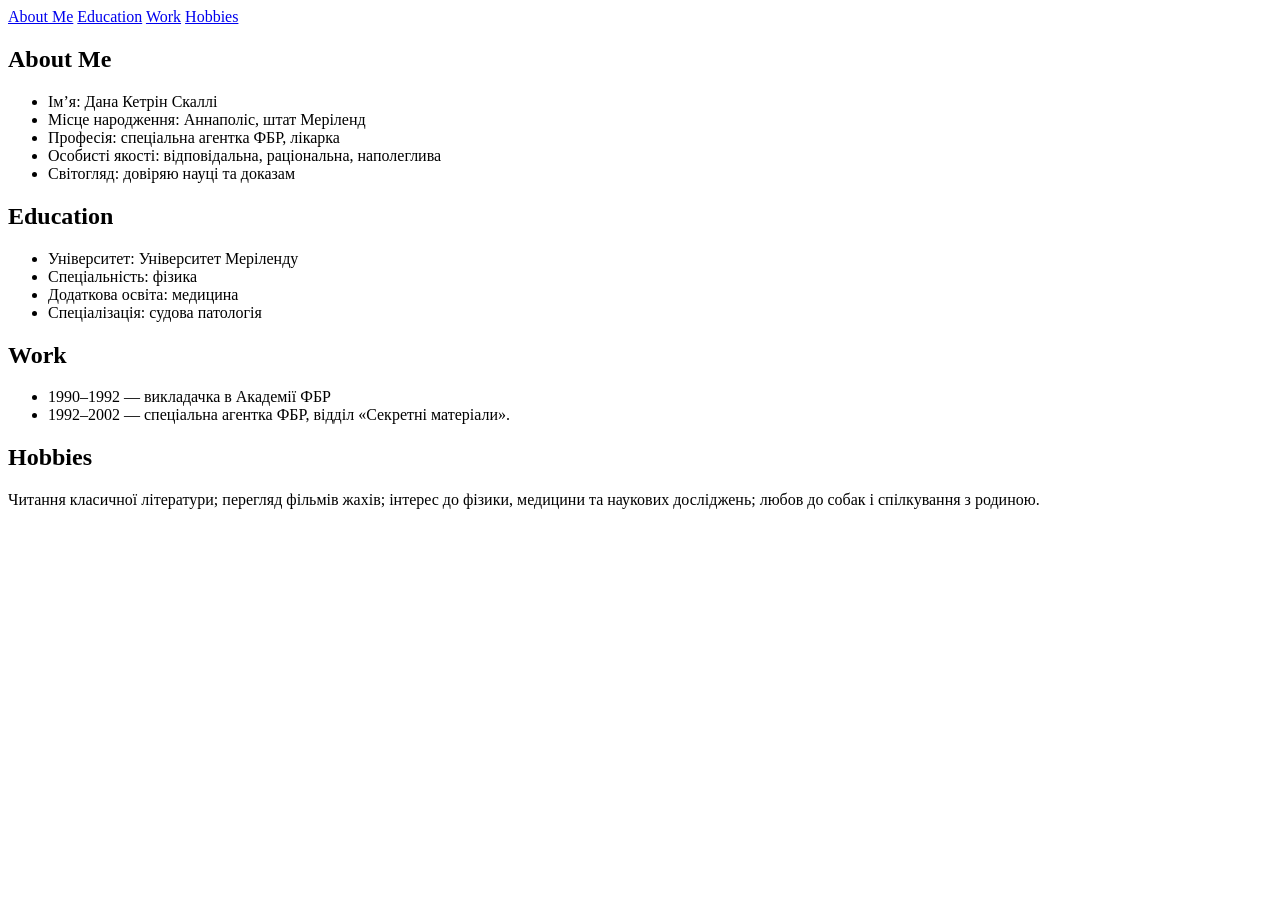
<file: index.html>
<!DOCTYPE html>
<html lang="uk">
<head>
    <meta charset="UTF-8">
    <meta name="viewport" content="width=device-width, initial-scale=1.0">
    <title>Dana Scully</title>
</head>
<body>
    <nav>
        <a href="#about">About Me</a>
        <a href="#education">Education</a>
        <a href="#work">Work</a>
        <a href="#hobbies">Hobbies</a>
    </nav>    

    <main>
        <article>
            <h2 id="about">About Me</h2>
            <section>
               <ul>
               <li>Ім’я: Дана Кетрін Скаллі</li>
               <li>Місце народження: Аннаполіс, штат Меріленд</li>
               <li>Професія: спеціальна агентка ФБР, лікарка</li>
               <li>Особисті якості: відповідальна, раціональна, наполеглива</li>
               <li>Світогляд: довіряю науці та доказам</li>
            </ul>    
            </section>
        </article>
        <article>
            <h2 id="education">Education</h2>
            <section>
                <ul>
                    <li>Університет: Університет Меріленду</li>
                    <li>Спеціальність: фізика</li>
                    <li>Додаткова освіта: медицина</li>
                    <li>Спеціалізація: судова патологія</li>
                </ul>
            </section>
        </article>
        <article>
            <h2 id="work">Work</h2>
            <section>
                <ul>
                    <li>1990–1992 — викладачка в Академії ФБР</li>
                    <li>1992–2002 — спеціальна агентка ФБР, відділ «Секретні матеріали».</li>
                </ul>
            </section>
        </article>
        <article>
            <h2 id="hobbies">Hobbies</h2>
            <section>
               <p>Читання класичної літератури; перегляд фільмів жахів; інтерес до фізики, медицини та наукових досліджень; любов до собак і спілкування з родиною.</p>
            </section>
        </article>
    </main>
</body>
</html>
</file>
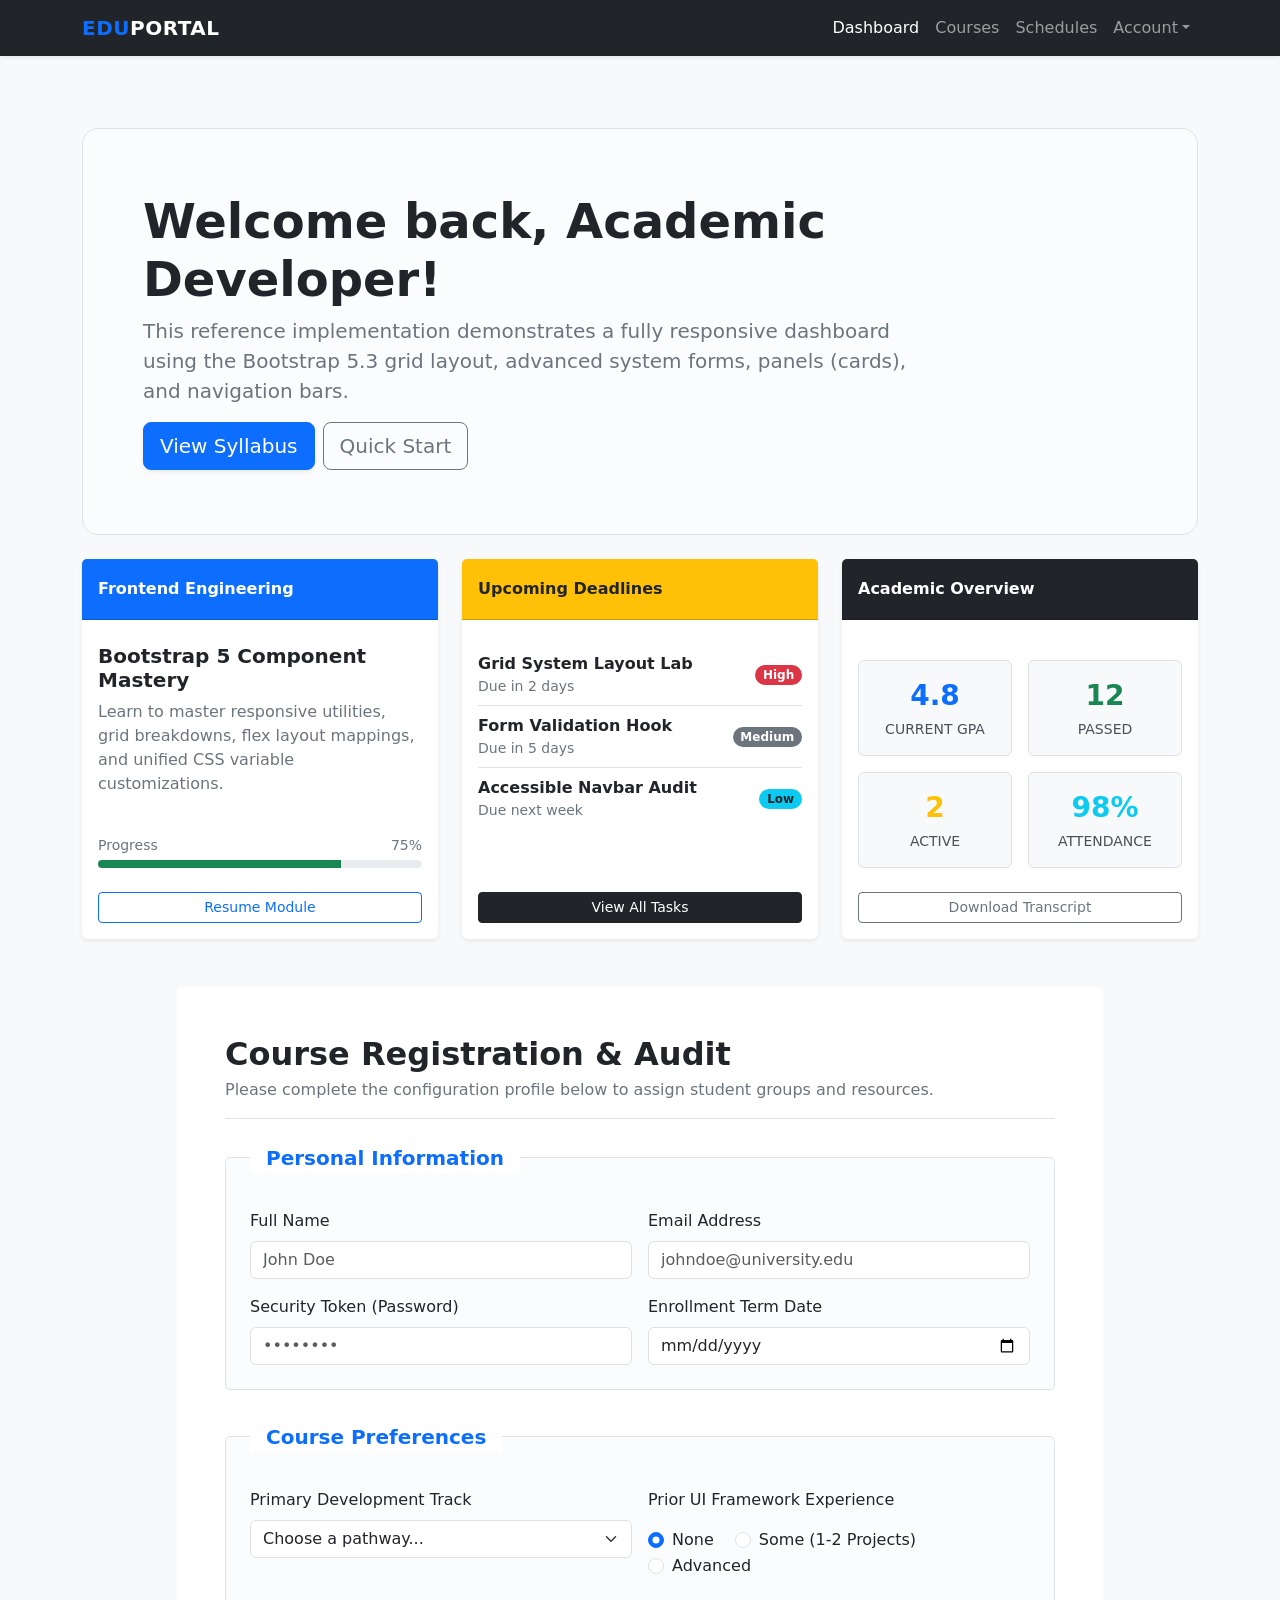
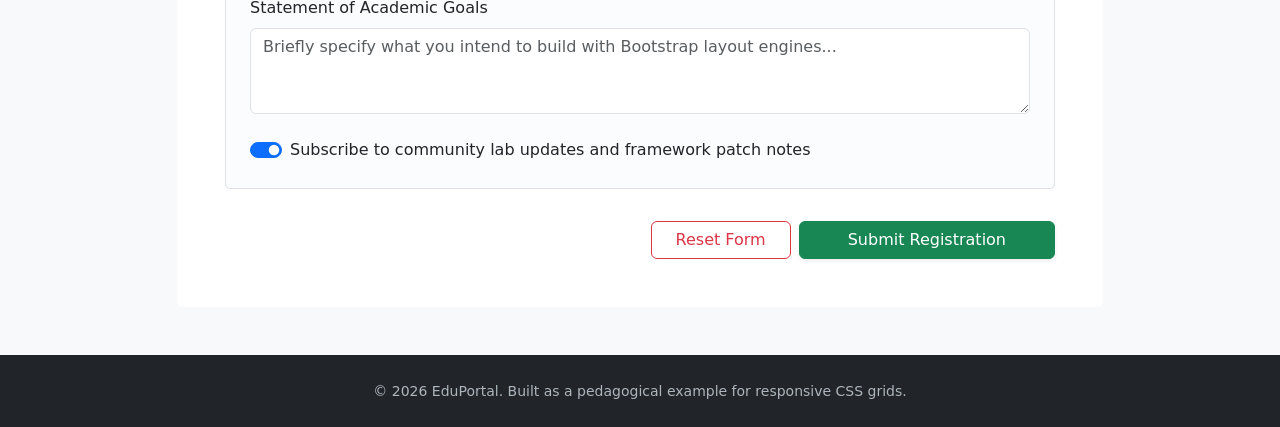
<file: bootstrap/index.html>
<!DOCTYPE html>
<html lang="en">
<head>
  <meta charset="UTF-8">
  <meta name="viewport" content="width=device-width, initial-scale=1.0">
  <title>EduPortal — Dashboard</title>
  <!-- Сначала Bootstrap, затем наши небольшие изменения. -->
  <link href="https://cdn.jsdelivr.net/npm/bootstrap@5.3.8/dist/css/bootstrap.min.css" rel="stylesheet">
  <link href="style.css" rel="stylesheet">
</head>
<body>
  <!-- Шапка. На узком экране ссылки скрываются за кнопкой меню. -->
  <nav class="navbar navbar-expand-md bg-dark shadow-sm" data-bs-theme="dark">
    <div class="container">
      <a class="navbar-brand fw-bold" href="#dashboard"><span class="text-primary">EDU</span>PORTAL</a>
      <button class="navbar-toggler" type="button" data-bs-toggle="collapse" data-bs-target="#mainMenu" aria-controls="mainMenu" aria-expanded="false" aria-label="Toggle navigation">
        <span class="navbar-toggler-icon"></span>
      </button>
      <div class="collapse navbar-collapse" id="mainMenu">
        <ul class="navbar-nav ms-auto">
          <li class="nav-item"><a class="nav-link active" href="#dashboard">Dashboard</a></li>
          <li class="nav-item"><a class="nav-link" href="#courses">Courses</a></li>
          <li class="nav-item"><a class="nav-link" href="#schedules">Schedules</a></li>
          <li class="nav-item dropdown">
            <button class="nav-link dropdown-toggle" data-bs-toggle="dropdown" aria-expanded="false">Account</button>
            <ul class="dropdown-menu dropdown-menu-end">
              <li><a class="dropdown-item" href="#registration">Personal Information</a></li>
              <li><a class="dropdown-item" href="#preferences">Course Preferences</a></li>
            </ul>
          </li>
        </ul>
      </div>
    </div>
  </nav>

  <main class="container" id="dashboard">
    <section class="welcome border rounded-4 mb-4">
      <h1 class="fw-bold">Welcome back, Academic Developer!</h1>
      <p>This reference implementation demonstrates a fully responsive dashboard using the Bootstrap 5.3 grid layout, advanced system forms, panels (cards), and navigation bars.</p>
      <div class="d-flex flex-wrap gap-2">
        <a class="btn btn-primary btn-lg shadow-sm" href="#courses">View Syllabus</a>
        <a class="btn btn-outline-secondary btn-lg" href="#registration">Quick Start</a>
      </div>
    </section>

    <!-- col-md-4: три равные колонки; до 768 px — одна колонка. -->
    <div class="row g-4">
      <div class="col-md-4" id="courses">
        <section class="card h-100 border-0 shadow-sm">
          <div class="card-header bg-primary text-white fw-semibold">Frontend Engineering</div>
          <div class="card-body d-flex flex-column">
            <h2 class="card-title fs-5 fw-bold">Bootstrap 5 Component Mastery</h2>
            <p class="text-secondary">Learn to master responsive utilities, grid breakdowns, flex layout mappings, and unified CSS variable customizations.</p>
            <div class="mt-auto pt-2">
              <div class="d-flex justify-content-between small text-secondary mb-1"><span>Progress</span><span>75%</span></div>
              <div class="progress mb-4" role="progressbar" aria-label="Module progress" aria-valuenow="75" aria-valuemin="0" aria-valuemax="100">
                <div class="progress-bar bg-success" style="width: 75%"></div>
              </div>
              <a class="btn btn-outline-primary btn-sm w-100" href="#registration">Resume Module</a>
            </div>
          </div>
        </section>
      </div>

      <div class="col-md-4" id="schedules">
        <section class="card h-100 border-0 shadow-sm">
          <div class="card-header bg-warning fw-semibold">Upcoming Deadlines</div>
          <div class="card-body d-flex flex-column">
            <ul class="list-group list-group-flush mb-4">
              <li class="list-group-item d-flex justify-content-between align-items-center px-0">
                <div><strong>Grid System Layout Lab</strong><div class="small text-secondary">Due in 2 days</div></div>
                <span class="badge rounded-pill bg-danger">High</span>
              </li>
              <li class="list-group-item d-flex justify-content-between align-items-center px-0">
                <div><strong>Form Validation Hook</strong><div class="small text-secondary">Due in 5 days</div></div>
                <span class="badge rounded-pill bg-secondary">Medium</span>
              </li>
              <li class="list-group-item d-flex justify-content-between align-items-center px-0">
                <div><strong>Accessible Navbar Audit</strong><div class="small text-secondary">Due next week</div></div>
                <span class="badge rounded-pill bg-info text-dark">Low</span>
              </li>
            </ul>
            <a class="btn btn-dark btn-sm w-100 mt-auto" href="#schedules">View All Tasks</a>
          </div>
        </section>
      </div>

      <div class="col-md-4">
        <section class="card h-100 border-0 shadow-sm">
          <div class="card-header bg-dark text-white fw-semibold">Academic Overview</div>
          <div class="card-body d-flex flex-column">
            <div class="row g-3 my-0 mb-4 text-center">
              <div class="col-6"><div class="stat border rounded bg-light"><div class="fs-3 fw-bold text-primary">4.8</div><small>CURRENT GPA</small></div></div>
              <div class="col-6"><div class="stat border rounded bg-light"><div class="fs-3 fw-bold text-success">12</div><small>PASSED</small></div></div>
              <div class="col-6"><div class="stat border rounded bg-light"><div class="fs-3 fw-bold text-warning">2</div><small>ACTIVE</small></div></div>
              <div class="col-6"><div class="stat border rounded bg-light"><div class="fs-3 fw-bold text-info">98%</div><small>ATTENDANCE</small></div></div>
            </div>
            <a class="btn btn-outline-secondary btn-sm w-100 mt-auto" download="transcript.txt" href="data:text/plain;charset=utf-8,EduPortal%20-%20Academic%20Overview%0ACurrent%20GPA%3A%204.8%0APassed%3A%2012%0AActive%3A%202%0AAttendance%3A%2098%25">Download Transcript</a>
          </div>
        </section>
      </div>
    </div>

    <!-- Форма занимает 10 из 12 колонок на большом экране. -->
    <div class="row justify-content-center mt-5">
      <div class="col-lg-10">
        <section class="registration bg-white rounded" id="registration">
          <h2 class="fw-bold mb-1">Course Registration &amp; Audit</h2>
          <p class="text-secondary border-bottom pb-3 mb-4">Please complete the configuration profile below to assign student groups and resources.</p>

          <!-- Учебная форма: сервер для регистрации не подключён. -->
          <form action="#registration" method="get">
            <fieldset>
              <legend>Personal Information</legend>
              <div class="row g-3">
                <div class="col-md-6">
                  <label class="form-label" for="fullName">Full Name</label>
                  <input class="form-control" id="fullName" type="text" placeholder="John Doe" autocomplete="name" required>
                </div>
                <div class="col-md-6">
                  <label class="form-label" for="email">Email Address</label>
                  <input class="form-control" id="email" type="email" placeholder="johndoe@university.edu" autocomplete="email" required>
                </div>
                <div class="col-md-6">
                  <label class="form-label" for="password">Security Token (Password)</label>
                  <input class="form-control" id="password" type="password" placeholder="••••••••" autocomplete="new-password" required>
                </div>
                <div class="col-md-6">
                  <label class="form-label" for="date">Enrollment Term Date</label>
                  <input class="form-control" id="date" type="date" required>
                </div>
              </div>
            </fieldset>

            <fieldset id="preferences">
              <legend>Course Preferences</legend>
              <div class="row g-3">
                <div class="col-md-6">
                  <label class="form-label" for="track">Primary Development Track</label>
                  <select class="form-select" id="track" required>
                    <option value="" selected>Choose a pathway...</option>
                    <option>Frontend Development</option>
                    <option>Backend Development</option>
                    <option>Full Stack Development</option>
                  </select>
                </div>
                <div class="col-md-6">
                  <div class="form-label" id="experienceLabel">Prior UI Framework Experience</div>
                  <div class="experience" role="group" aria-labelledby="experienceLabel">
                    <div class="form-check form-check-inline"><input class="form-check-input" id="none" name="experience" type="radio" checked><label class="form-check-label" for="none">None</label></div>
                    <div class="form-check form-check-inline"><input class="form-check-input" id="some" name="experience" type="radio"><label class="form-check-label" for="some">Some (1-2 Projects)</label></div>
                    <div class="form-check form-check-inline"><input class="form-check-input" id="advanced" name="experience" type="radio"><label class="form-check-label" for="advanced">Advanced</label></div>
                  </div>
                </div>
                <div class="col-12">
                  <label class="form-label" for="goals">Statement of Academic Goals</label>
                  <textarea class="form-control" id="goals" rows="3" placeholder="Briefly specify what you intend to build with Bootstrap layout engines..."></textarea>
                </div>
                <div class="col-12 mt-4">
                  <div class="form-check form-switch">
                    <input class="form-check-input" id="subscribe" type="checkbox" role="switch" checked>
                    <label class="form-check-label" for="subscribe">Subscribe to community lab updates and framework patch notes</label>
                  </div>
                </div>
              </div>
            </fieldset>
            <div class="d-flex justify-content-end flex-wrap gap-2">
              <button class="btn btn-outline-danger px-4" type="reset">Reset Form</button>
              <button class="btn btn-success px-5 shadow-sm" type="submit">Submit Registration</button>
            </div>
          </form>
        </section>
      </div>
    </div>
  </main>

  <footer class="bg-dark text-center py-4">
    <div class="container"><small>© 2026 EduPortal. Built as a pedagogical example for responsive CSS grids.</small></div>
  </footer>
  <!-- Готовый скрипт Bootstrap нужен для гамбургера и выпадающего меню. -->
  <script src="https://cdn.jsdelivr.net/npm/bootstrap@5.3.8/dist/js/bootstrap.bundle.min.js"></script>
</body>
</html>
</file>
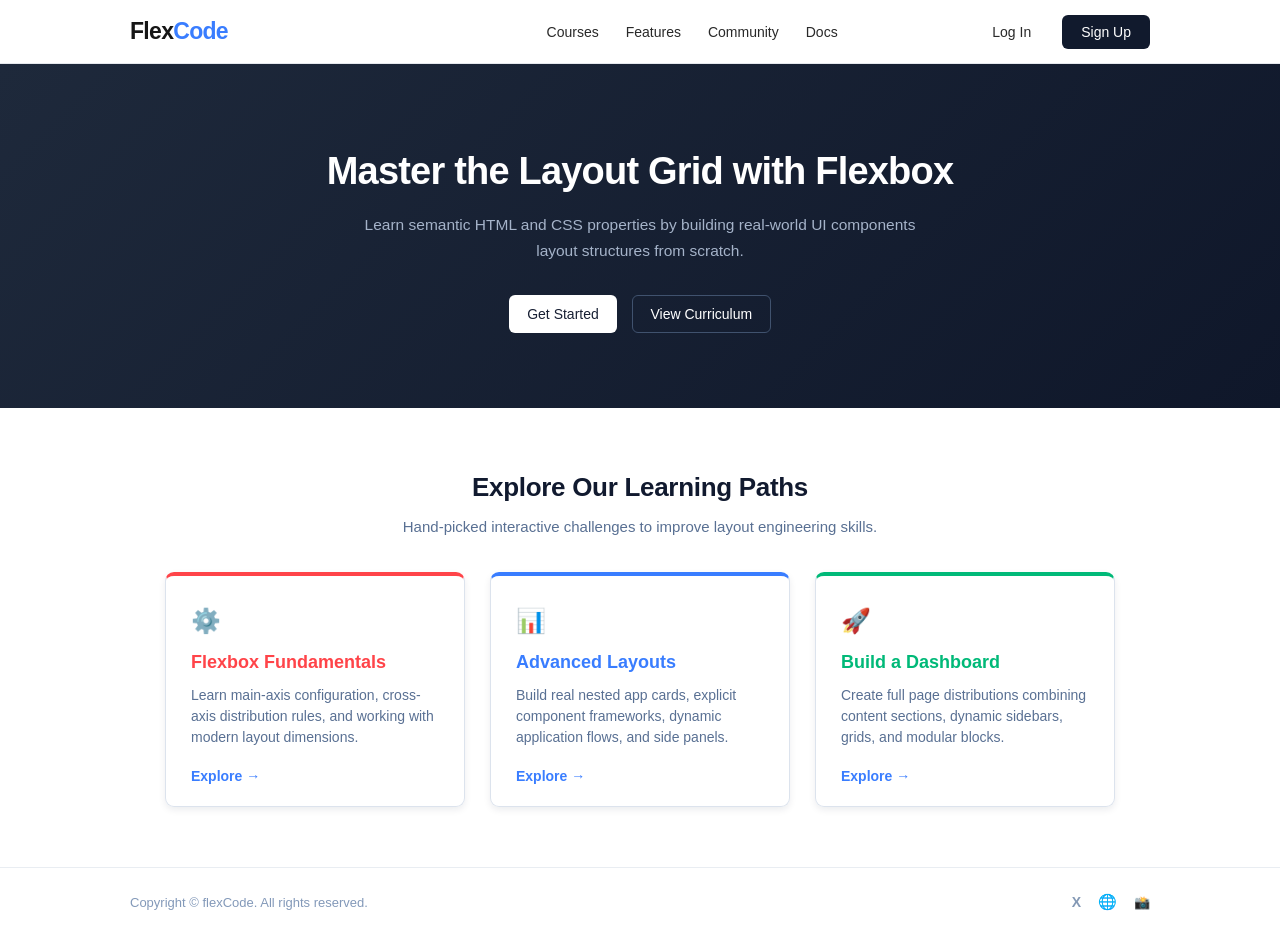
<file: flex/index.html>
<!DOCTYPE html>
<html lang="en">
<head>
  <meta charset="UTF-8">
  <meta name="viewport" content="width=device-width, initial-scale=1.0">
  <title>FlexCode</title>
  <link rel="stylesheet" href="style.css">
</head>
<body>
  <div class="site">
    <header class="header">
      <div class="header__inner">
        <a class="logo" href="#top">Flex<span>Code</span></a>

        <nav class="nav" aria-label="Main navigation">
          <a href="#learning">Courses</a>
          <a href="#learning">Features</a>
          <a href="#learning">Community</a>
          <a href="#learning">Docs</a>
        </nav>

        <div class="header__actions">
          <a class="login" href="#login">Log In</a>
          <button class="signup" type="button">Sign Up</button>
        </div>
      </div>
    </header>

    <main>
      <section class="hero" id="top">
        <div class="hero__content">
          <h1>Master the Layout Grid with Flexbox</h1>
          <p>Learn semantic HTML and CSS properties by building real-world UI components<br>layout structures from scratch.</p>
          <div class="hero__buttons">
            <button class="button button--primary" type="button">Get Started</button>
            <button class="button button--secondary" type="button">View Curriculum</button>
          </div>
        </div>
      </section>

      <section class="learning" id="learning">
        <div class="learning__inner">
          <div class="learning__heading">
            <h2>Explore Our Learning Paths</h2>
            <p class="learning__subtitle">Hand-picked interactive challenges to improve layout engineering skills.</p>
          </div>

          <div class="cards">
            <article class="card card--red">
              <div class="card__icon" aria-hidden="true">⚙️</div>
              <h3>Flexbox Fundamentals</h3>
              <p>Learn main-axis configuration, cross-axis distribution rules, and working with modern layout dimensions.</p>
              <a href="#fundamentals">Explore →</a>
            </article>

            <article class="card card--blue">
              <div class="card__icon" aria-hidden="true">📊</div>
              <h3>Advanced Layouts</h3>
              <p>Build real nested app cards, explicit component frameworks, dynamic application flows, and side panels.</p>
              <a href="#advanced">Explore →</a>
            </article>

            <article class="card card--green">
              <div class="card__icon" aria-hidden="true">🚀</div>
              <h3>Build a Dashboard</h3>
              <p>Create full page distributions combining content sections, dynamic sidebars, grids, and modular blocks.</p>
              <a href="#dashboard">Explore →</a>
            </article>
          </div>
        </div>
      </section>
    </main>

    <footer class="footer">
      <div class="footer__inner">
        <span class="copyright">Copyright © flexCode. All rights reserved.</span>
        <div class="socials" aria-label="Social links">
          <a href="#x" aria-label="X">X</a>
          <a href="#web" aria-label="Website">🌐</a>
          <a href="#camera" aria-label="Photo sharing">📸</a>
        </div>
      </div>
    </footer>
  </div>
</body>
</html>
</file>
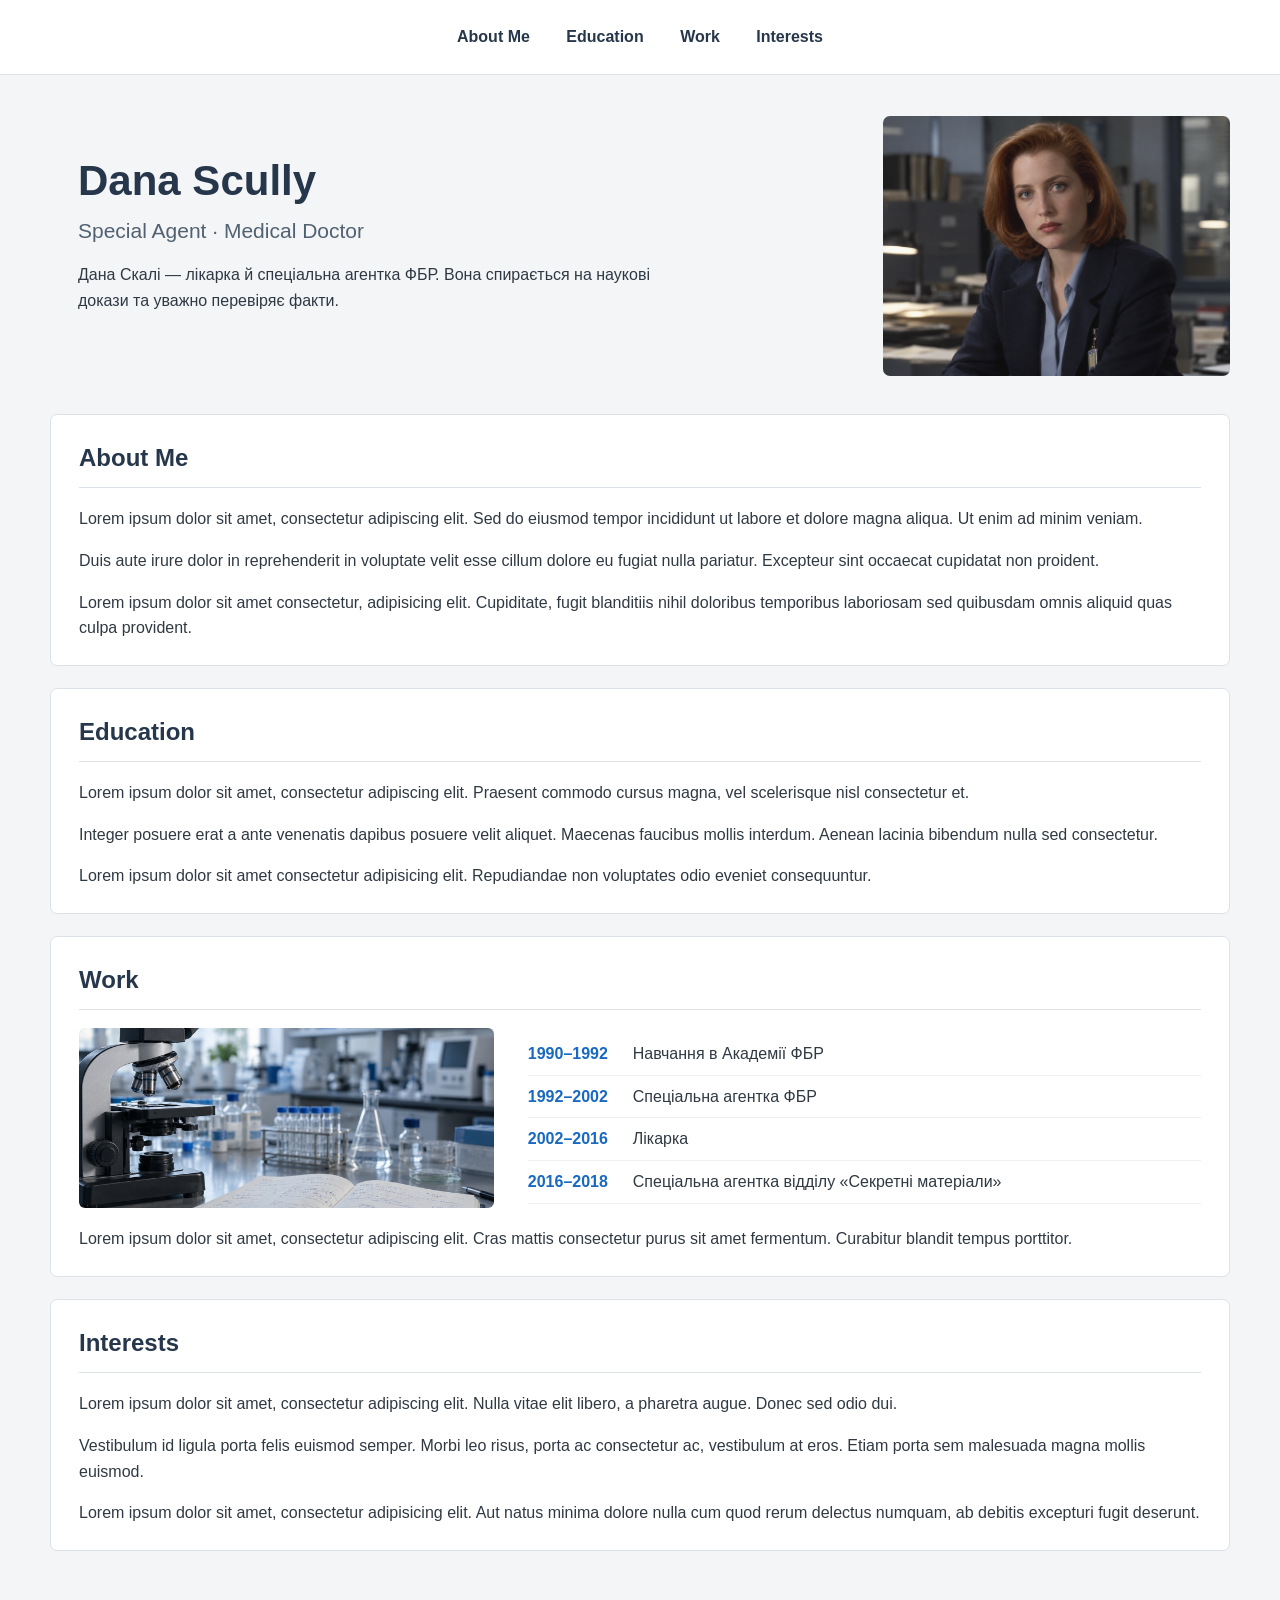
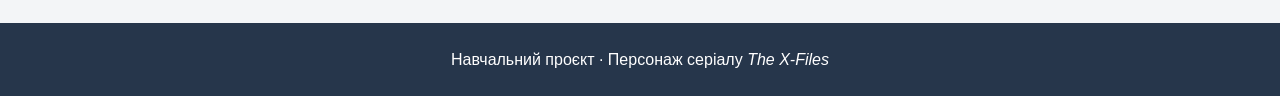
<file: resume/index.html>
<!doctype html>
<html lang="uk">
<head>
  <meta charset="UTF-8">
  <meta name="viewport" content="width=device-width, initial-scale=1.0">
  <title>Dana Scully — Resume</title>
  <link rel="stylesheet" href="style2.css">
</head>
<body>
  <header class="top-bar">
    <nav class="top-nav" aria-label="Main navigation">
      <a href="#about">About Me</a>
      <a href="#education">Education</a>
      <a href="#work">Work</a>
      <a href="#interests">Interests</a>
    </nav>
  </header>

  <main class="page-layout">
    <section class="intro" aria-label="Profile introduction">
      <div class="intro-copy">
        <h1>Dana Scully</h1>
        <p class="job-title">Special Agent · Medical Doctor</p>
        <p class="intro-description">Дана Скалі — лікарка й спеціальна агентка ФБР. Вона спирається на наукові докази та уважно перевіряє факти.</p>
      </div>
      <img class="portrait" src="assets/danascully.png" alt="Ілюстрація-портрет Дани Скалі">
    </section>

    <div class="content">
      <section class="section-card" id="about">
        <h2>About Me</h2>
        <!-- Трохи лоремів для об'єму-->
        <p>Lorem ipsum dolor sit amet, consectetur adipiscing elit. Sed do eiusmod tempor incididunt ut labore et dolore magna aliqua. Ut enim ad minim veniam.</p>
        <p>Duis aute irure dolor in reprehenderit in voluptate velit esse cillum dolore eu fugiat nulla pariatur. Excepteur sint occaecat cupidatat non proident.</p>
        <p>Lorem ipsum dolor sit amet consectetur, adipisicing elit. Cupiditate, fugit blanditiis nihil doloribus temporibus laboriosam sed quibusdam omnis aliquid quas culpa provident.</p>
        
      </section>

      <section class="section-card" id="education">
        <h2>Education</h2>
        <p>Lorem ipsum dolor sit amet, consectetur adipiscing elit. Praesent commodo cursus magna, vel scelerisque nisl consectetur et.</p>
        <p>Integer posuere erat a ante venenatis dapibus posuere velit aliquet. Maecenas faucibus mollis interdum. Aenean lacinia bibendum nulla sed consectetur.</p>
        <p>Lorem ipsum dolor sit amet consectetur adipisicing elit. Repudiandae non voluptates odio eveniet consequuntur.</p>
      </section>

      <section class="section-card" id="work">
        <h2>Work</h2>
        <div class="work-layout">
          <img class="work-photo" src="assets/research.png" alt="Мікроскоп і записник у лабораторії">
          <div class="experience-list">
            <p><span class="years">1990–1992</span><span>Навчання в Академії ФБР</span></p>
            <p><span class="years">1992–2002</span><span>Спеціальна агентка ФБР</span></p>
            <p><span class="years">2002–2016</span><span>Лікарка</span></p>
            <p><span class="years">2016–2018</span><span>Спеціальна агентка відділу «Секретні матеріали»</span></p>
          </div>
        </div>
        <p>Lorem ipsum dolor sit amet, consectetur adipiscing elit. Cras mattis consectetur purus sit amet fermentum. Curabitur blandit tempus porttitor.</p>
      </section>

      <section class="section-card" id="interests">
        <h2>Interests</h2>
        <p>Lorem ipsum dolor sit amet, consectetur adipiscing elit. Nulla vitae elit libero, a pharetra augue. Donec sed odio dui.</p>
        <p>Vestibulum id ligula porta felis euismod semper. Morbi leo risus, porta ac consectetur ac, vestibulum at eros. Etiam porta sem malesuada magna mollis euismod.</p>
        <p>Lorem ipsum dolor sit amet, consectetur adipisicing elit. Aut natus minima dolore nulla cum quod rerum delectus numquam, ab debitis excepturi fugit deserunt.</p>
      </section>
    </div>
  </main>

  <footer class="site-footer">
    <p>Навчальний проєкт · Персонаж серіалу <em>The X-Files</em></p>
  </footer>
</body>
</html>
</file>
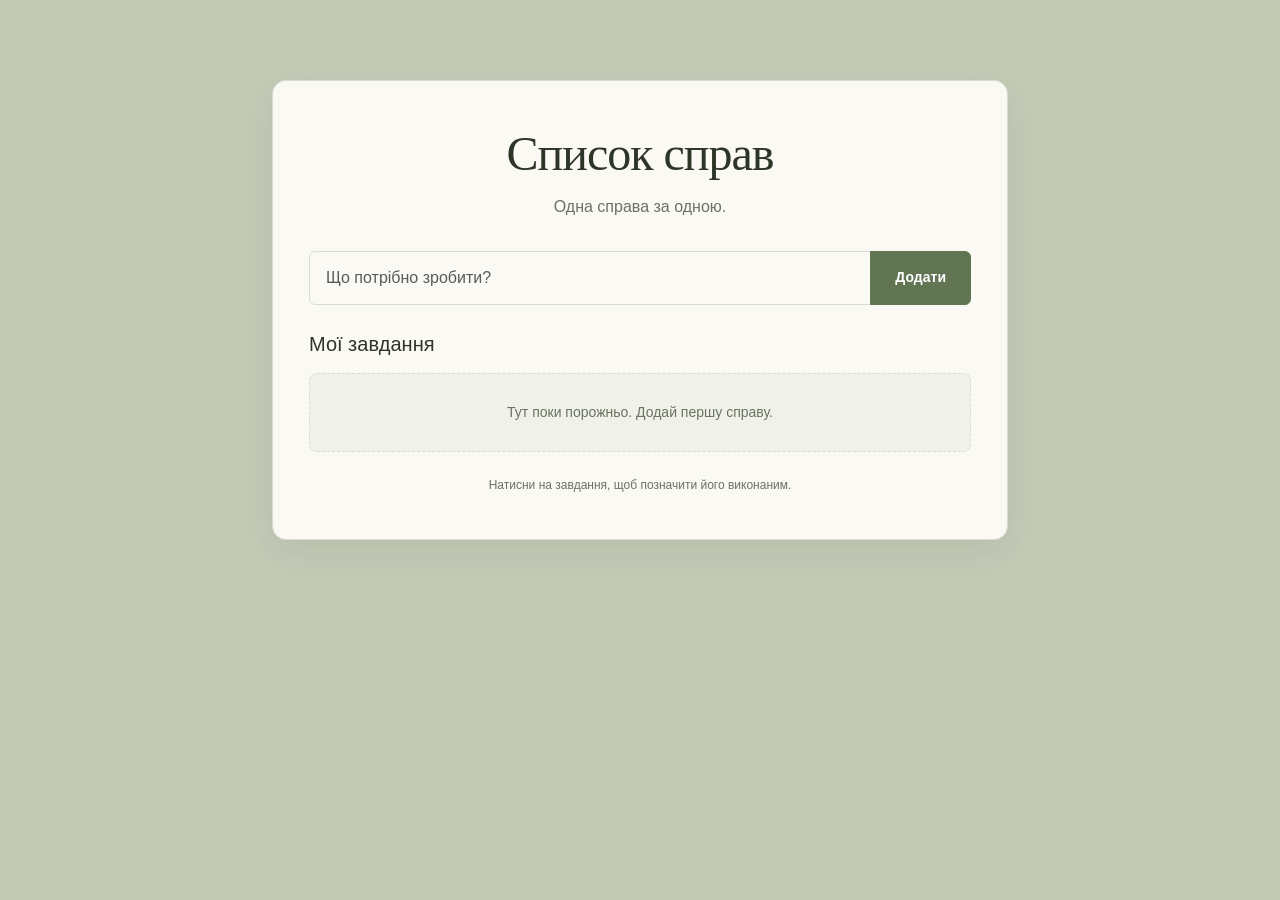
<file: todo-list/index.html>
<!DOCTYPE html>
<html lang="uk">
<head>
    <meta charset="UTF-8">
    <meta name="viewport" content="width=device-width, initial-scale=1.0">
    <title>Список справ</title>
    <link href="https://cdn.jsdelivr.net/npm/bootstrap@5.3.3/dist/css/bootstrap.min.css" rel="stylesheet">
    <link href="style.css" rel="stylesheet">
    <script src="script.js" defer></script>
</head>
<body>
    <main class="container todo-container">
        <div class="todo-card">
            <header class="todo-header">
                <h1>Список справ</h1>
                <p class="subtitle mb-0">Одна справа за одною.</p>
            </header>

            <form id="task-form">
                <label for="task-input" class="visually-hidden">Нове завдання</label>
                <div class="input-group mb-4">
                    <input type="text" id="task-input" class="form-control"
                        placeholder="Що потрібно зробити?" autocomplete="off" required>
                    <button type="submit" class="btn btn-primary">Додати</button>
                </div>
            </form>

            <fieldset>
                <legend>Мої завдання</legend>
                <p id="empty-message" class="empty-message">Тут поки порожньо. Додай першу справу.</p>
                <ul id="task-list" class="list-group"></ul>
            </fieldset>

            <p class="hint mb-0 mt-4">Натисни на завдання, щоб позначити його виконаним.</p>
        </div>
    </main>
</body>
</html>
</file>
<file: bootstrap/style.css>
/* Основные размеры и фон страницы. */
body {
  background-color: #f8f9fa;
}

.navbar-brand {
  letter-spacing: 0.5px;
}

main.container {
  padding-top: 72px;
  padding-bottom: 48px;
}

/* Приветственный блок. */
.welcome {
  padding: 64px 60px;
  background-color: #fbfcfd;
}

.welcome h1 {
  font-size: 48px;
}

.welcome p {
  max-width: 800px;
  font-size: 20px;
  color: #6c757d;
}

/* Карточки: общие стили, без отдельного оформления каждой. */
.card-header {
  padding: 18px 16px;
}

.card-body {
  padding: 24px 16px 16px;
}

.progress {
  height: 8px;
}

.stat {
  padding: 14px 8px;
}

.stat small {
  color: #495057;
}

/* Fieldset и legend создают рамку с заголовком. */
.registration {
  padding: 48px;
}

fieldset {
  border: 1px solid #dee2e6;
  border-radius: 5px;
  padding: 24px;
  margin-bottom: 32px;
  background-color: #fbfcfd;
}

legend {
  float: none;
  width: auto;
  padding: 0 16px;
  margin-bottom: 12px;
  background-color: white;
  color: #0d6efd;
  font-size: 20px;
  font-weight: 700;
}

.experience {
  padding-top: 8px;
}

.form-check-inline:last-child {
  margin-right: 0;
}

footer {
  color: #adb5bd;
}

/* Изменения для мобильной версии эскиза. */
@media (max-width: 767px) {
  .welcome h1 {
    font-size: 40px;
  }

  .registration {
    padding: 24px;
  }

  .registration h2 {
    font-size: 28px;
  }
}

/* Дополнительный отступ для очень узких телефонов. */
@media (max-width: 575px) {
  .welcome {
    padding: 40px 24px;
  }

  .welcome h1 {
    font-size: 32px;
  }

  fieldset {
    padding: 16px;
  }
}
</file>
<file: flex/style.css>
:root {
  --navy: #121b2e;
  --navy-light: #a5b3c9;
  --ink: #111a2f;
  --muted: #597093;
  --blue: #397dff;
  --red: #ff4449;
  --green: #00b978;
  --border: #dce3ed;
}

* {
  box-sizing: border-box;
}

html,
body {
  min-height: 100%;
  margin: 0;
}

body {
  color: var(--ink);
  background: #ffffff;
  font-family: Arial, Helvetica, sans-serif;
}

.site {
  min-height: 100vh;
  display: flex;
  flex-direction: column;
}

.header {
  height: 64px;
  display: flex;
  align-items: center;
  border-bottom: 1px solid #e5e8ed;
  background: #ffffff;
}

.header__inner {
  width: 100%;
  max-width: 1020px;
  margin: 0 auto;
  padding: 0;
  display: flex;
  align-items: center;
  justify-content: space-between;
}

main {
  flex: 1;
  display: flex;
  flex-direction: column;
}

.logo {
  color: #161616;
  font-size: 23px;
  font-weight: 700;
  letter-spacing: -0.7px;
  text-decoration: none;
}

.logo span {
  color: var(--blue);
}

.nav {
  display: flex;
  align-items: center;
  gap: 27px;
  margin-left: 164px;
}

.nav a,
.login {
  color: #292929;
  font-size: 14px;
  text-decoration: none;
  white-space: nowrap;
}

.nav a:hover,
.login:hover,
.card a:hover {
  color: var(--blue);
}

.header__actions {
  display: flex;
  align-items: center;
  gap: 31px;
}

.signup {
  height: 34px;
  padding: 0 19px;
  border: 0;
  border-radius: 6px;
  color: #ffffff;
  background: #111a2d;
  font: inherit;
  font-size: 14px;
  cursor: pointer;
}

.signup:hover {
  background: #24324c;
}

.hero {
  flex: 0 0 344px;
  min-height: 344px;
  display: flex;
  align-items: center;
  justify-content: center;
  padding: 12px 20px 0;
  background: linear-gradient(135deg, #1e293b 0%, #0f172a 100%);
  text-align: center;
}

.hero__content {
  display: flex;
  flex-direction: column;
  align-items: center;
  margin-top: -2px;
}

.hero h1 {
  margin: 0;
  color: #ffffff;
  font-size: 38px;
  line-height: 1.2;
  letter-spacing: -0.8px;
  font-weight: 700;
}

.hero p {
  max-width: 590px;
  margin: 17px 0 31px;
  color: var(--navy-light);
  font-size: 15.5px;
  line-height: 26px;
}

.hero__buttons {
  display: flex;
  align-items: center;
  gap: 15px;
}

.button {
  min-width: 106px;
  height: 38px;
  padding: 0 17px;
  border: 1px solid transparent;
  border-radius: 6px;
  font: inherit;
  font-size: 14px;
  cursor: pointer;
}

.button--primary {
  color: #182034;
  background: #ffffff;
}

.button--primary:hover {
  background: #e9edf4;
}

.button--secondary {
  min-width: 139px;
  color: #ffffff;
  border-color: #40526e;
  background: transparent;
}

.button--secondary:hover {
  background: #202e47;
}

.learning {
  flex: 1;
  padding: 64px 20px 60px;
  background: #ffffff;
}

.learning__inner {
  max-width: 950px;
  margin: 0 auto;
}

.learning__heading {
  margin: 0;
  text-align: center;
}

.learning h2 {
  margin: 0;
  color: var(--ink);
  font-size: 26px;
  line-height: 1.2;
  letter-spacing: -0.3px;
}

.learning__subtitle {
  margin: 13px 0 35px;
  color: var(--muted);
  font-size: 15px;
  line-height: 1.4;
}

.cards {
  display: flex;
  justify-content: space-between;
  gap: 25px;
}

.card {
  min-height: 235px;
  flex: 1 1 0;
  display: flex;
  flex-direction: column;
  padding: 27px 25px 22px;
  border: 1px solid var(--border);
  border-top: 4px solid var(--card-accent);
  border-radius: 9px;
  box-shadow: 0 3px 7px rgba(18, 27, 46, 0.08);
}

.card--red {
  --card-accent: var(--red);
}

.card--blue {
  --card-accent: var(--blue);
}

.card--green {
  --card-accent: var(--green);
}

.card__icon {
  height: 36px;
  display: flex;
  align-items: center;
  font-size: 24px;
  line-height: 1;
}

.card h3 {
  margin: 12px 0 11px;
  color: var(--card-accent);
  font-size: 18px;
  line-height: 1.25;
}

.card p {
  margin: 0;
  color: var(--muted);
  font-size: 14px;
  line-height: 21px;
}

.card a {
  margin-top: auto;
  color: var(--blue);
  font-size: 14px;
  font-weight: 700;
  text-decoration: none;
}

.footer {
  flex: 0 0 69px;
  min-height: 69px;
  display: flex;
  align-items: center;
  border-top: 1px solid #e9edf2;
  background: #ffffff;
}

.footer__inner {
  width: 100%;
  max-width: 1020px;
  margin: 0 auto;
  padding: 0;
  display: flex;
  align-items: center;
  justify-content: space-between;
}

.copyright {
  color: #8399b9;
  font-size: 13px;
}

.socials {
  display: flex;
  align-items: center;
  gap: 17px;
}

.socials a {
  color: #8499b5;
  font-size: 14px;
  font-weight: 700;
  text-decoration: none;
}

.socials a:nth-child(2) {
  color: #39a6ec;
  font-size: 15px;
}

.socials a:nth-child(3) {
  color: #8c8d96;
  font-size: 13px;
}

@media (max-width: 820px) {
  .header__inner,
  .footer__inner {
    padding-right: 22px;
    padding-left: 22px;
  }

  .nav {
    margin-left: 0;
    gap: 16px;
  }

  .cards {
    flex-direction: column;
  }

  .card {
    min-height: 205px;
  }
}

@media (max-width: 620px) {
  .header {
    height: auto;
    padding: 16px 0;
  }

  .header__inner,
  .nav,
  .header__actions {
    flex-wrap: wrap;
  }

  .header__inner {
    gap: 16px;
  }

  .nav {
    order: 3;
    width: 100%;
    justify-content: center;
  }

  .header__actions {
    gap: 14px;
  }

  .hero h1 {
    font-size: 30px;
  }

  .hero p {
    font-size: 15px;
  }

  .hero__buttons {
    flex-direction: column;
  }

  .learning {
    padding-top: 48px;
  }

  .footer__inner {
    gap: 18px;
    flex-direction: column;
    justify-content: center;
    padding-top: 18px;
    padding-bottom: 18px;
  }
}
</file>
<file: resume/style2.css>
* {
  box-sizing: border-box;
}

html {
  scroll-behavior: smooth;
  scroll-padding-top: 75px;
}

body {
  margin: 0;
  padding-top: 74px;
  background-color: #f3f5f7;
  color: #303943;
  font-family: Arial, Helvetica, sans-serif;
  line-height: 1.6;
}

.top-bar {
  position: fixed;
  top: 0;
  left: 0;
  z-index: 10;
  width: 100%;
  background-color: #ffffff;
  border-bottom: 1px solid #dce2e8;
}

.top-nav {
  min-height: 74px;
  padding: 0 20px;
  overflow-x: auto;
  text-align: center;
  white-space: nowrap;
}

.top-nav a {
  display: inline-block;
  margin: 0 16px;
  color: #26364b;
  font-weight: bold;
  line-height: 74px;
  text-decoration: none;
  vertical-align: middle;
}

.top-nav a:hover {
  color: #1769c2;
}

.page-layout {
  width: min(1180px, calc(100% - 40px));
  margin: 42px auto 72px;
}

.intro {
  position: relative;
  height: 260px;
  padding: 0 28px;
  margin-bottom: 38px;
}

.intro-copy {
  width: 56%;
  padding-top: 40px;
}

.intro h1 {
  margin: 0;
  color: #26364b;
  font-size: 42px;
  line-height: 1.2;
}

.job-title {
  margin: 8px 0 14px;
  color: #526171;
  font-size: 21px;
}

.intro-description {
  max-width: 620px;
  margin: 12px 0 0;
}

.portrait {
  position: absolute;
  top: 0;
  right: 0;
  width: auto;
  height: 260px;
  border-radius: 7px;
  object-fit: contain;
}

.content {
  width: 100%;
}

.section-card {
  margin-bottom: 22px;
  padding: 24px 28px;
  background-color: #ffffff;
  border: 1px solid #dce2e8;
  border-radius: 7px;
}

.section-card h2 {
  margin: 0 0 18px;
  padding-bottom: 10px;
  border-bottom: 1px solid #dce2e8;
  color: #26364b;
  font-size: 24px;
}

.section-card p {
  margin: 0 0 16px;
}

.section-card p:last-child {
  margin-bottom: 0;
}

.work-layout {
  margin-bottom: 18px;
  font-size: 0;
}

.work-photo {
  display: inline-block;
  width: 37%;
  height: 180px;
  margin-right: 3%;
  border-radius: 6px;
  object-fit: cover;
  vertical-align: middle;
}

.experience-list {
  display: inline-block;
  width: 60%;
  font-size: 16px;
  vertical-align: middle;
}

.experience-list p {
  margin: 0;
  padding: 8px 0;
  border-bottom: 1px solid #edf0f3;
  font-size: 0;
}

.experience-list p span {
  display: inline-block;
  font-size: 16px;
  vertical-align: top;
}

.years {
  width: 105px;
  color: #1769c2;
  font-weight: bold;
}

.experience-list p span:last-child {
  width: calc(100% - 105px);
}

.site-footer {
  padding: 24px 20px;
  background-color: #26364b;
  color: #ffffff;
  text-align: center;
}

.site-footer p {
  margin: 0;
}

@media (max-width: 760px) {
  .top-nav {
    text-align: left;
  }

  .page-layout {
    width: min(calc(100% - 32px), 620px);
  }

  .intro {
    height: auto;
    padding: 0 20px;
  }

  .intro-copy {
    width: auto;
    padding-top: 0;
  }

  .portrait {
    position: static;
    display: block;
    width: 100%;
    height: 300px;
    margin-top: 20px;
    object-fit: contain;
  }
}

@media (max-width: 480px) {
  .top-nav {
    min-height: 62px;
    padding: 0 14px;
  }

  .top-nav a {
    margin: 0 10px;
    line-height: 62px;
  }

  body {
    padding-top: 62px;
  }

  .page-layout {
    width: calc(100% - 24px);
    margin-top: 26px;
  }

  html {
    scroll-padding-top: 63px;
  }

  .intro h1 {
    font-size: 34px;
  }

  .section-card {
    padding: 20px;
  }

  .work-photo {
    display: block;
    width: 100%;
    height: 200px;
    margin: 0 0 16px;
  }

  .experience-list {
    display: block;
    width: 100%;
  }

  .experience-list p span {
    display: block;
  }

  .experience-list p span:last-child {
    width: auto;
  }
}
</file>
<file: todo-list/style.css>
/* Основні кольори, шрифт і заокруглення можна змінити тут. */
:root {
    --page-bg: #c3cbb7;
    --card-bg: #faf9f4;
    --text-color: #2d3527;
    --muted-color: #6a7362;
    --accent-color: #617553;
    --accent-hover: #4e6142;
    --border-color: #d9ddcf;
    --soft-bg: #f0f2e9;
    --corner-radius: 14px;
    --font-family: Arial, sans-serif;
    --heading-font: Georgia, serif;
}

body {
    margin: 0;
    min-height: 100vh;
    background: var(--page-bg);
    color: var(--text-color);
    font-family: var(--font-family);
}

.todo-container {
    max-width: 760px;
    padding-top: 80px;
    padding-bottom: 40px;
}

.todo-card {
    padding: 44px 36px;
    background: var(--card-bg);
    border: 1px solid var(--border-color);
    border-radius: var(--corner-radius);
    box-shadow: 0 12px 36px rgb(45 53 39 / 8%);
}

.todo-header {
    margin-bottom: 32px;
    text-align: center;
}

h1 {
    margin-bottom: 12px;
    font-family: var(--heading-font);
    font-size: 48px;
    font-weight: 400;
    letter-spacing: -1px;
}

.subtitle, .hint, .task-date {
    color: var(--muted-color);
}

.form-label, legend {
    font-size: 14px;
    font-weight: 700;
}

.form-control {
    padding: 14px 16px;
    background: var(--card-bg);
    border-color: var(--border-color);
}

.form-control:focus {
    background: var(--card-bg);
    border-color: var(--accent-color);
    box-shadow: 0 0 0 3px rgb(97 117 83 / 15%);
}

.btn-primary {
    --bs-btn-bg: var(--accent-color);
    --bs-btn-border-color: var(--accent-color);
    --bs-btn-hover-bg: var(--accent-hover);
    --bs-btn-hover-border-color: var(--accent-hover);
    --bs-btn-active-bg: var(--accent-hover);
    --bs-btn-active-border-color: var(--accent-hover);
    padding-right: 24px;
    padding-left: 24px;
    font-size: 14px;
    font-weight: 700;
}

legend {
    float: none;
    margin-bottom: 14px;
    font-size: 20px;
    font-weight: 400;
}

.empty-message {
    margin: 0;
    padding: 28px 16px;
    background: var(--soft-bg);
    border: 1px dashed var(--border-color);
    border-radius: 8px;
    color: var(--muted-color);
    text-align: center;
    font-size: 14px;
}

.list-group {
    border-radius: 0;
}

.list-group-item {
    display: flex;
    align-items: center;
    padding: 0;
    border: 0;
    border-bottom: 1px solid var(--border-color);
    background: transparent;
}

.list-group-item:first-child {
    border-top: 1px solid var(--border-color);
}

.task-button {
    flex: 1;
    min-width: 0;
    position: relative;
    display: block;
    width: 100%;
    padding: 20px 12px 20px 48px;
    border: 0;
    background: transparent;
    color: var(--text-color);
    text-align: left;
    overflow-wrap: anywhere;
}

/* Коло та позначка виконання створені лише стилями. */
.task-button::before {
    content: "";
    position: absolute;
    top: 20px;
    left: 4px;
    width: 24px;
    height: 24px;
    border: 1.5px solid var(--accent-color);
    border-radius: 50%;
}

.task-button[aria-pressed="true"]::before {
    background: var(--accent-color);
}

.task-button[aria-pressed="true"]::after {
    content: "";
    position: absolute;
    top: 25px;
    left: 13px;
    width: 6px;
    height: 11px;
    border: solid white;
    border-width: 0 2px 2px 0;
    transform: rotate(45deg);
}

.task-button:hover, .task-button[aria-pressed="true"] {
    background: var(--soft-bg);
}

.delete-button {
    flex-shrink: 0;
    margin: 8px;
    padding: 8px;
    border: 0;
    border-radius: 6px;
    background: transparent;
    color: var(--muted-color);
    font-size: 12px;
}

.delete-button:hover {
    background: var(--soft-bg);
    color: var(--text-color);
}

.task-button:focus-visible, .delete-button:focus-visible {
    outline: 2px solid var(--accent-color);
    outline-offset: -3px;
}

.task-title, .task-date {
    display: block;
}

.task-date {
    margin-top: 6px;
    font-size: 12px;
}

.hint {
    text-align: center;
    font-size: 12px;
    line-height: 1.6;
}

/* Відступи для невеликих екранів. */
@media (max-width: 576px) {
    .todo-container { padding-top: 24px; }
    .todo-card { padding: 24px 20px; }
    h1 { font-size: 36px; }
    .btn-primary { padding-right: 16px; padding-left: 16px; }
    .form-control { font-size: 14px; }
}
</file>
